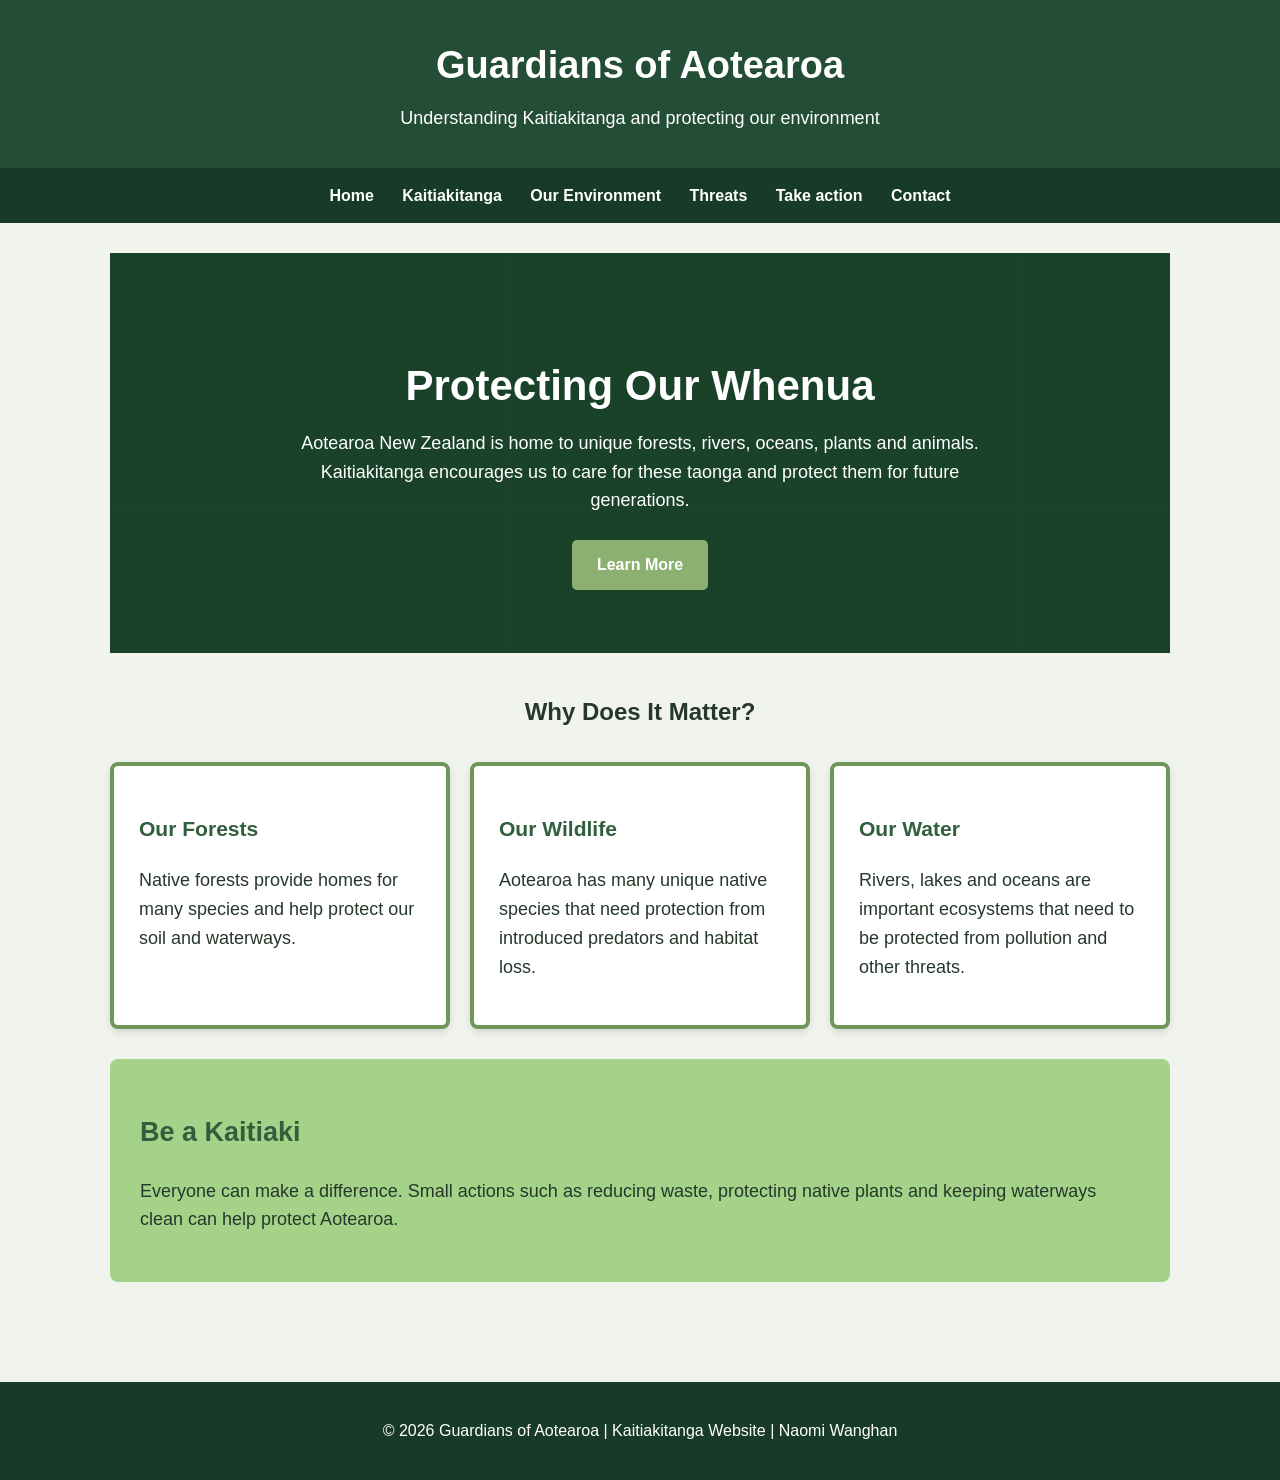
<file: index.html>
<!DOCTYPE html>
<html lang="en">
<head>
    <meta charset="UTF-8">
    <meta name="viewport" content="width=device-width, initial-scale=1.0">
    <title>Guardians of Aotearoa | Home</title>
    <link rel="stylesheet" href="styles.css">
</head>
<body>
<header>
    <h1>Guardians of Aotearoa</h1>
    <p>Understanding Kaitiakitanga and protecting our environment</p>
</header>  
<nav>
    <a href="index.html">Home</a>
    <a href="kaitiakitanga.html">Kaitiakitanga</a>
    <a href="environment.html">Our Environment</a>
    <a href="threats.html">Threats</a>
    <a href="action.html">Take action</a>
    <a href="contact.html">Contact</a>
</nav>
<main>
    <section class="hero">
        <div>
            <h2>Protecting Our Whenua</h2>
            <p>
                Aotearoa New Zealand is home to unique forests, rivers,
                oceans, plants and animals. Kaitiakitanga encourages us
                to care for these taonga and protect them for future generations.
            </p>
            <a class="button" href="kaitiakitanga.html">Learn More</a>
        </div>
    </section>
    <h2 class="section-title">Why Does It Matter?</h2>

        <section class="cards">

            <div class="card">
                <h3>Our Forests</h3>
                <p>
                    Native forests provide homes for many species and help
                    protect our soil and waterways.
                </p>
            </div>

            <div class="card">
                <h3>Our Wildlife</h3>
                <p>
                    Aotearoa has many unique native species that need
                    protection from introduced predators and habitat loss.
                </p>
            </div>

            <div class="card">
                <h3>Our Water</h3>
                <p>
                    Rivers, lakes and oceans are important ecosystems that
                    need to be protected from pollution and other threats.
                </p>
            </div>

        </section>

        <section class="highlight">
            <h2>Be a Kaitiaki</h2>
            <p>
                Everyone can make a difference. Small actions such as
                reducing waste, protecting native plants and keeping
                waterways clean can help protect Aotearoa.
            </p>
        </section>
</main>        
<footer>
    <p>© 2026 Guardians of Aotearoa | Kaitiakitanga Website | Naomi Wanghan</p>
</footer>

</body>
</html>
</file>
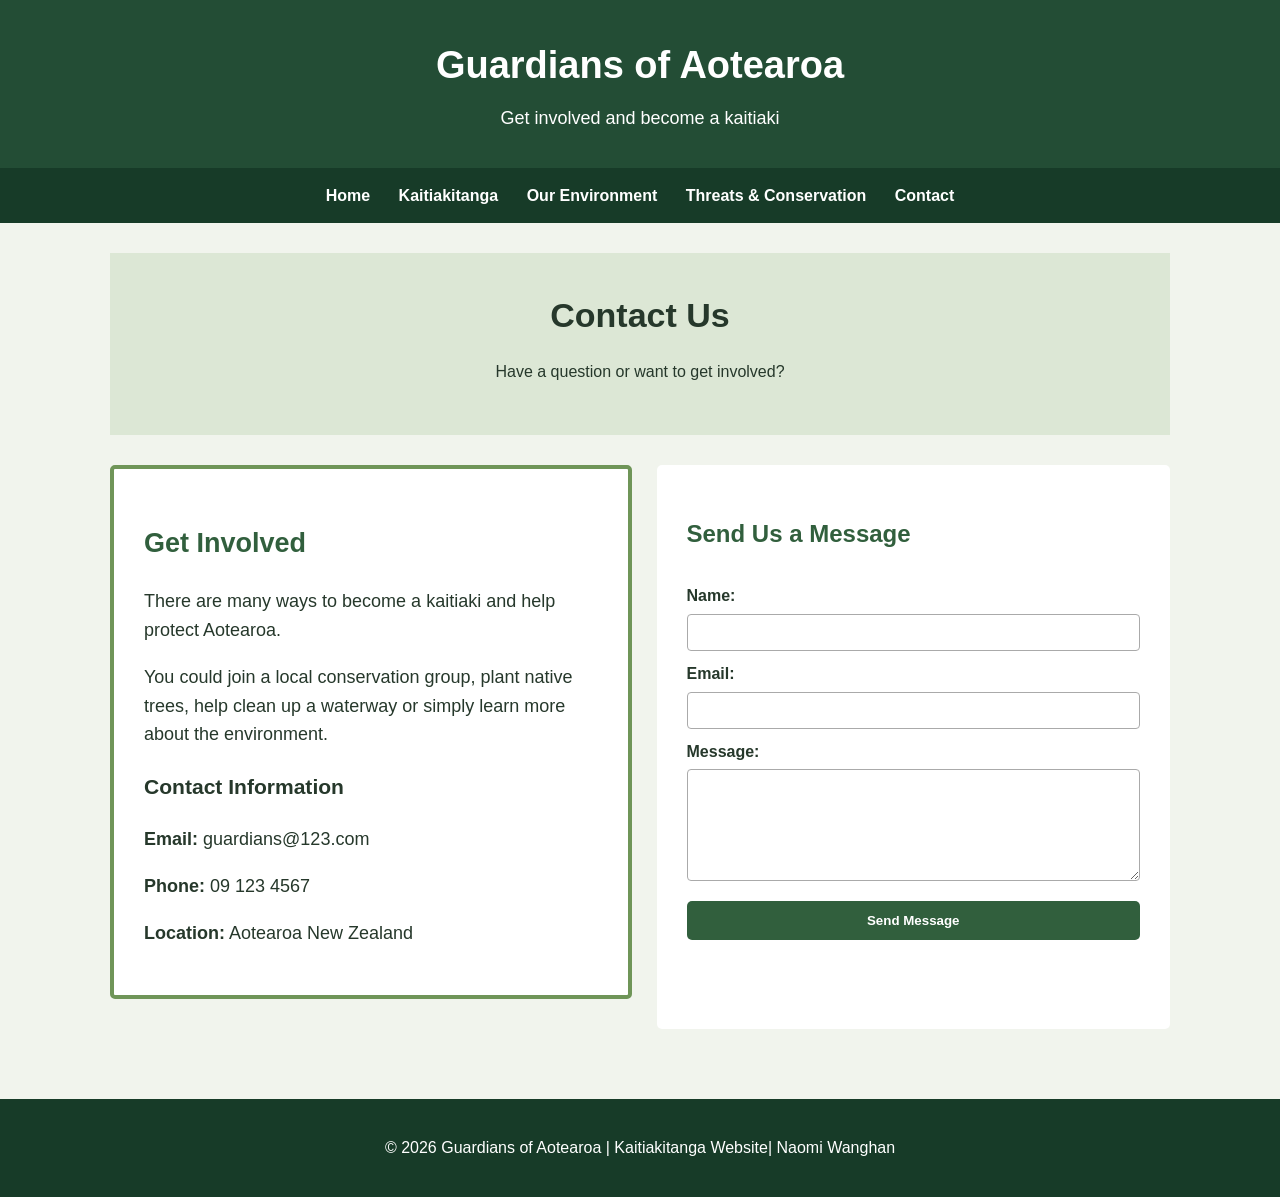
<file: contact.html>
<!DOCTYPE html>
<html lang="en">
<head>
    <meta charset="UTF-8">
    <meta name="viewport" content="width=device-width, initial-scale=1.0">
    <title>Contact | Guardians of Aotearoa</title>
    <link rel="stylesheet" href="styles.css">
</head>

<body>

    <header>
        <h1>Guardians of Aotearoa</h1>
        <p>Get involved and become a kaitiaki</p>
    </header>

    <nav>
        <a href="index.html">Home</a>
        <a href="kaitiakitanga.html">Kaitiakitanga</a>
        <a href="environment.html">Our Environment</a>
        <a href="threats.html">Threats & Conservation</a>
        <a href="contact.html">Contact</a>
    </nav>

    <main>

        <section class="page-heading">
            <h2>Contact Us</h2>
            <p>Have a question or want to get involved?</p>
        </section>

        <section class="contact-container">

            <div class="content-box">
                <h2>Get Involved</h2>

                <p>
                    There are many ways to become a kaitiaki and help
                    protect Aotearoa.
                </p>

                <p>
                    You could join a local conservation group, plant
                    native trees, help clean up a waterway or simply
                    learn more about the environment.
                </p>

                <h3>Contact Information</h3>

                <p><strong>Email:</strong> guardians@123.com</p>
                <p><strong>Phone:</strong> 09 123 4567</p>
                <p><strong>Location:</strong> Aotearoa New Zealand</p>
            </div>

            <div class="form-box">

                <h2>Send Us a Message</h2>

                <form>

                    <label for="name">Name:</label>
                    <input type="text" id="name" name="name">

                    <label for="email">Email:</label>
                    <input type="email" id="email" name="email">

                    <label for="message">Message:</label>
                    <textarea id="message" name="message" rows="6"></textarea>

                    <button type="submit">Send Message</button>

                </form>

            </div>

        </section>

    </main>

    <footer>
        <p>© 2026 Guardians of Aotearoa | Kaitiakitanga Website| Naomi Wanghan</p>
    </footer>

</body>
</html>
</file>
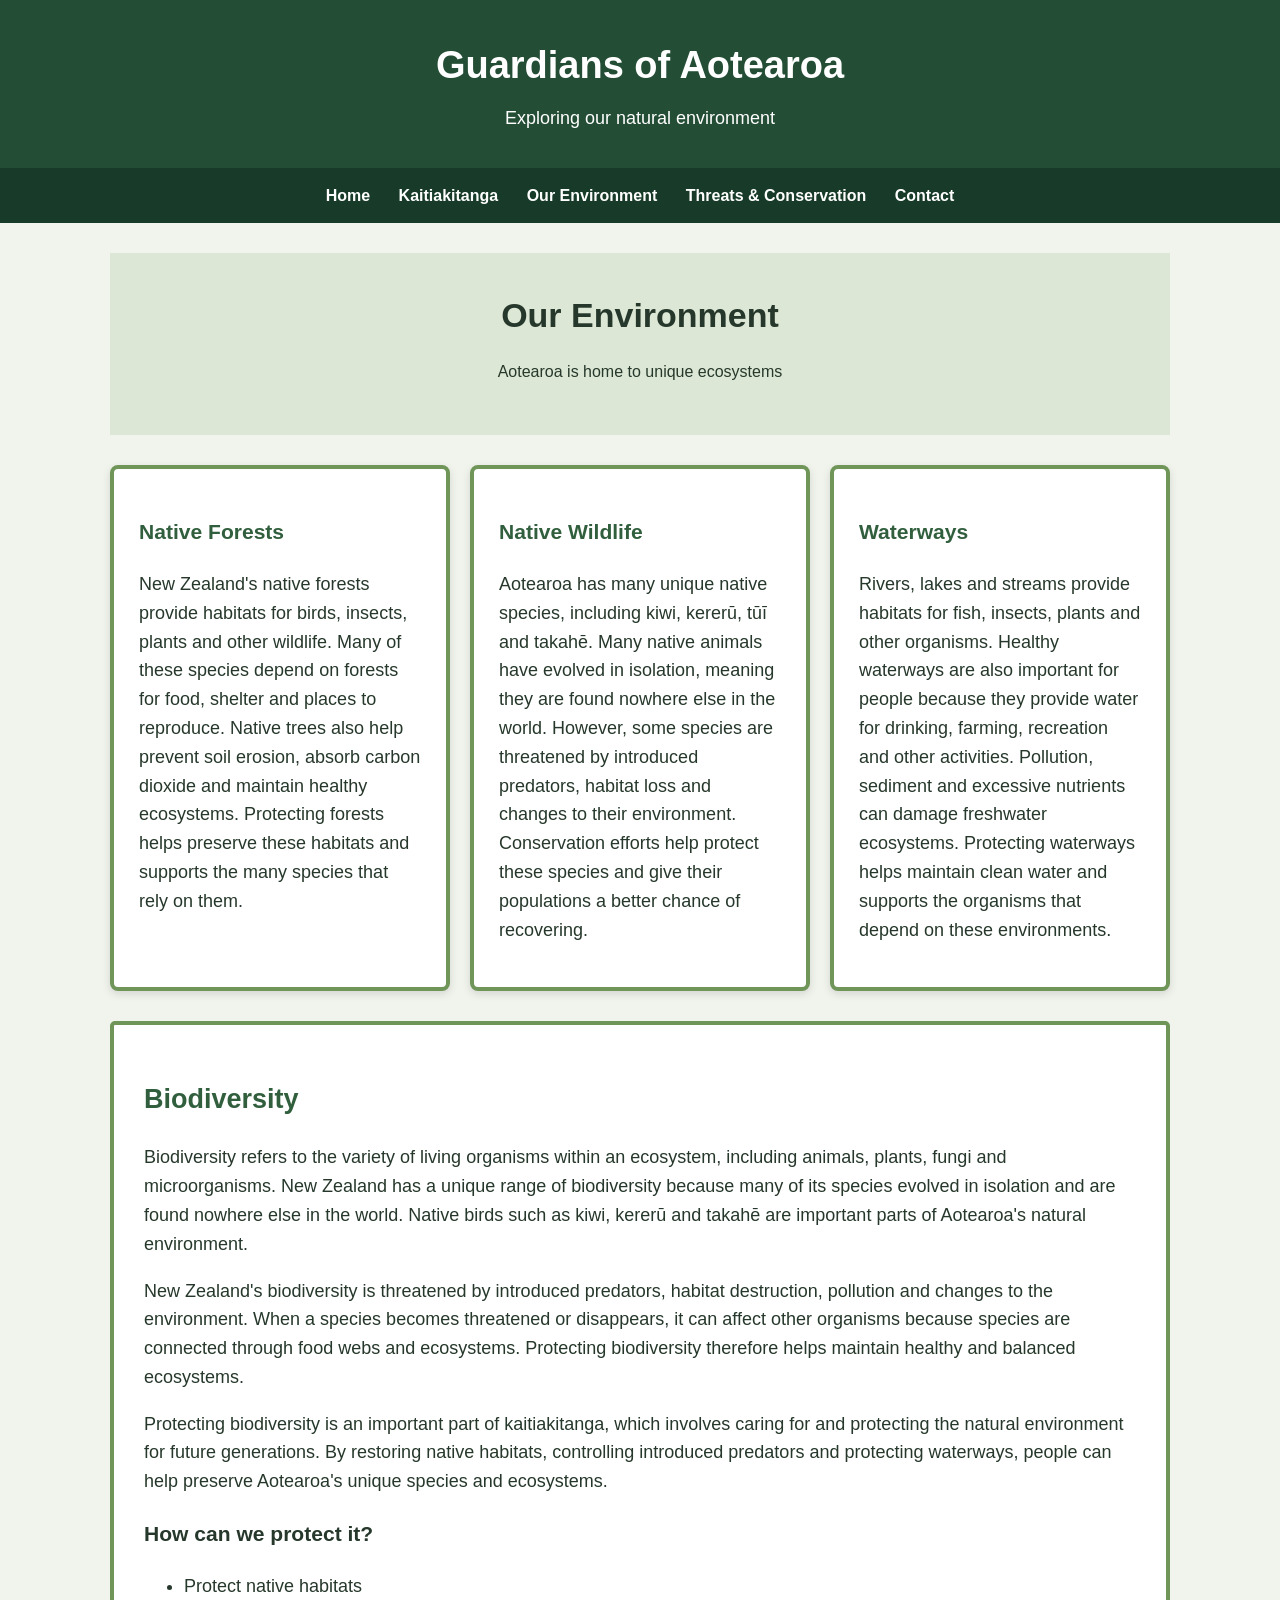
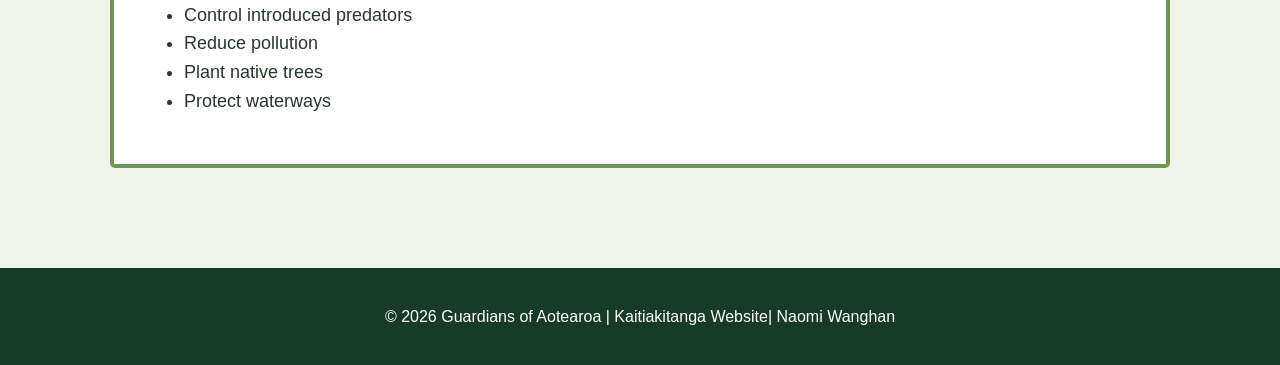
<file: environment.html>
<!DOCTYPE html>
<html lang="en">
<head>
    <meta charset="UTF-8">
    <meta name="viewport" content="width=device-width, initial-scale=1.0">
    <title>Our Environment | Guardians of Aotearoa</title>
    <link rel="stylesheet" href="styles.css">
</head>

<body>

    <header>
        <h1>Guardians of Aotearoa</h1>
        <p>Exploring our natural environment</p>
    </header>

    <nav>
        <a href="index.html">Home</a>
        <a href="kaitiakitanga.html">Kaitiakitanga</a>
        <a href="environment.html">Our Environment</a>
        <a href="threats.html">Threats & Conservation</a>
        <a href="contact.html">Contact</a>
    </nav>

    <main>

        <section class="page-heading">
            <h2>Our Environment</h2>
            <p>Aotearoa is home to unique ecosystems</p>
        </section>

        <section class="cards">

            <div class="card">
                <h3>Native Forests</h3>
                <p>
                    New Zealand's native forests provide habitats for birds, insects,
                    plants and other wildlife. Many of these species depend on forests
                    for food, shelter and places to reproduce. Native trees also help
                    prevent soil erosion, absorb carbon dioxide and maintain healthy
                    ecosystems. Protecting forests helps preserve these habitats and
                    supports the many species that rely on them.
                </p>
            </div>

            <div class="card">
                <h3>Native Wildlife</h3>
                <p>
                    Aotearoa has many unique native species, including kiwi, kererū,
                    tūī and takahē. Many native animals have evolved in isolation,
                    meaning they are found nowhere else in the world. However, some
                    species are threatened by introduced predators, habitat loss and
                    changes to their environment. Conservation efforts help protect
                    these species and give their populations a better chance of
                    recovering.
                </p>
            </div>

            <div class="card">
                <h3>Waterways</h3>
                <p>
                    Rivers, lakes and streams provide habitats for fish, insects,
                    plants and other organisms. Healthy waterways are also important
                    for people because they provide water for drinking, farming,
                    recreation and other activities. Pollution, sediment and
                    excessive nutrients can damage freshwater ecosystems. Protecting
                    waterways helps maintain clean water and supports the organisms
                    that depend on these environments.
                </p>
            </div>

        </section>

        <section class="content-box">
            <h2>Biodiversity</h2>

            <p>
                Biodiversity refers to the variety of living organisms within an
                ecosystem, including animals, plants, fungi and microorganisms.
                New Zealand has a unique range of biodiversity because many of
                its species evolved in isolation and are found nowhere else in
                the world. Native birds such as kiwi, kererū and takahē are
                important parts of Aotearoa's natural environment.
            </p>
            <p>
                New Zealand's biodiversity is threatened by introduced predators,
                habitat destruction, pollution and changes to the environment.
                When a species becomes threatened or disappears, it can affect
                other organisms because species are connected through food webs
                and ecosystems. Protecting biodiversity therefore helps maintain
                healthy and balanced ecosystems.
            </p>


            <p>
                Protecting biodiversity is an important part of kaitiakitanga,
                which involves caring for and protecting the natural environment
                for future generations. By restoring native habitats, controlling
                introduced predators and protecting waterways, people can help
                preserve Aotearoa's unique species and ecosystems.
            </p>

            <h3>How can we protect it?</h3>

            <ul>
                <li>Protect native habitats</li>
                <li>Control introduced predators</li>
                <li>Reduce pollution</li>
                <li>Plant native trees</li>
                <li>Protect waterways</li>
            </ul>

        </section>

    </main>

    <footer>
        <p>© 2026 Guardians of Aotearoa | Kaitiakitanga Website| Naomi Wanghan</p>
    </footer>

</body>
</html>
</file>
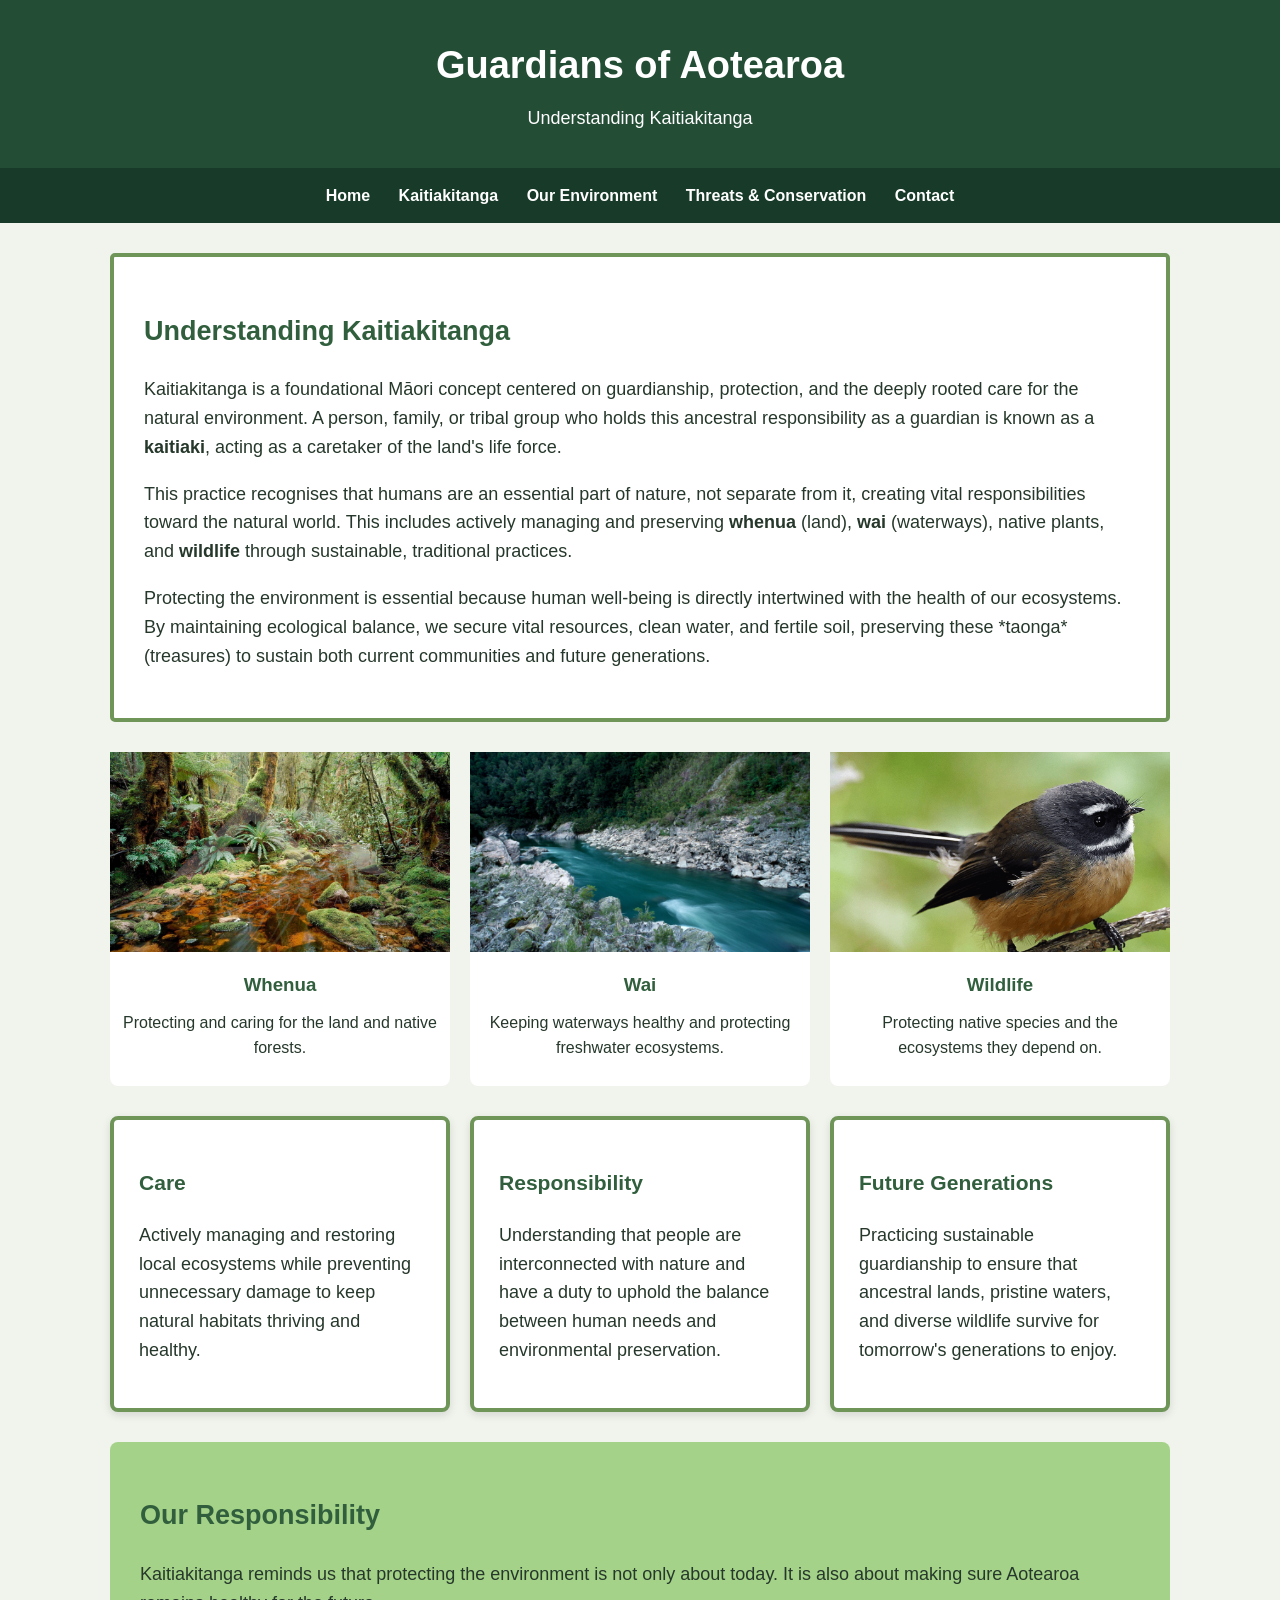
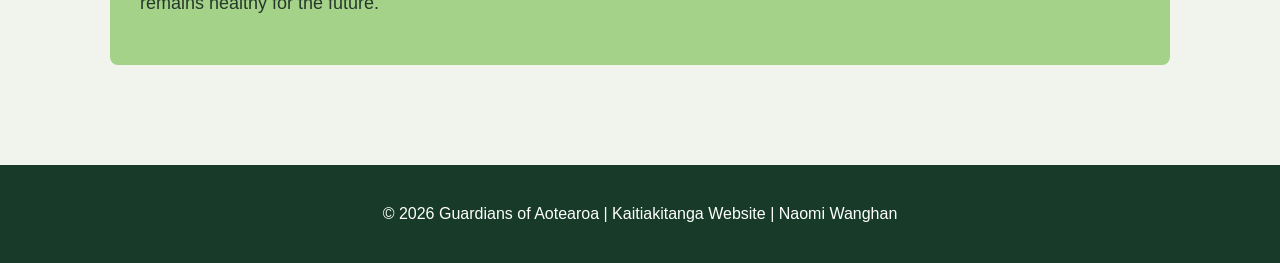
<file: kaitiakitanga.html>
<!DOCTYPE html>
<html lang="en">
<head>
    <meta charset="UTF-8">
    <meta name="viewport" content="width=device-width, initial-scale=1.0">
    <title>Kaitiakitanga | Guardians of Aotearoa</title>
    <link rel="stylesheet" href="styles.css">
</head>

<body>

    <header>
        <h1>Guardians of Aotearoa</h1>
        <p>Understanding Kaitiakitanga</p>
    </header>

    <nav>
        <a href="index.html">Home</a>
        <a href="kaitiakitanga.html">Kaitiakitanga</a>
        <a href="environment.html">Our Environment</a>
        <a href="threats.html">Threats & Conservation</a>
        <a href="contact.html">Contact</a>
    </nav>

    <main>
        <section class="content-box">
            <h2>Understanding Kaitiakitanga</h2>

            <p>
                Kaitiakitanga is a foundational Māori concept centered on guardianship, 
                protection, and the deeply rooted care for the natural environment. A person, 
                family, or tribal group who holds this ancestral responsibility as a guardian is 
                known as a <b>kaitiaki</b>, acting as a caretaker of the land's life force.
            </p>

            <p>
               This practice recognises that humans are an essential part of nature, not separate 
                from it, creating vital responsibilities toward the natural world. This includes 
                actively managing and preserving <b>whenua</b> (land), <b>wai</b> (waterways), 
                native plants, and <b>wildlife</b> through sustainable, traditional practices.
            </p>

            <p>
                Protecting the environment is essential because human well-being is directly 
                intertwined with the health of our ecosystems. By maintaining ecological balance, 
                we secure vital resources, clean water, and fertile soil, preserving these 
                *taonga* (treasures) to sustain both current communities and future generations.
            </p>
        </section>

        <section class="photo-section">

            <div class="photo-card">
              <img src=".vscode/river.jpg" alt="Native New Zealand forest">
              <h3>Whenua</h3>
              <p>Protecting and caring for the land and native forests.</p>
            </div>
            <div class="photo-card">
              <img src=".vscode/forest.jpg" alt="New Zealand river surrounded by native vegetation">
              <h3>Wai</h3>
              <p>Keeping waterways healthy and protecting freshwater ecosystems.</p>
            </div>
            <div class="photo-card">
              <img src=".vscode/bird.PNG" alt="Native New Zealand bird">
              <h3>Wildlife</h3>
              <p>Protecting native species and the ecosystems they depend on.</p>
            </div>
</section>

        <section class="cards">

            <div class="card">
                <h3>Care</h3>
                <p>
                    Actively managing and restoring local ecosystems while preventing 
                    unnecessary damage to keep natural habitats thriving and healthy.
                </p>
            </div>

            <div class="card">
                <h3> Responsibility</h3>
                <p>
                    Understanding that people are interconnected with nature and have a duty to 
                    uphold the balance between human needs and environmental preservation.
                </p>
            </div>

            <div class="card">
                <h3> Future Generations</h3>
                <p>
                    Practicing sustainable guardianship to ensure that ancestral lands, pristine waters, 
                    and diverse wildlife survive for tomorrow's generations to enjoy.
                </p>
            </div>

        </section>

        <section class="highlight">
            <h2>Our Responsibility</h2>
            <p>
                Kaitiakitanga reminds us that protecting the environment
                is not only about today. It is also about making sure
                Aotearoa remains healthy for the future.
            </p>
        </section>

    </main>

    <footer>
        <p>© 2026 Guardians of Aotearoa | Kaitiakitanga Website | Naomi Wanghan</p>
    </footer>

</body>
</html>
</file>
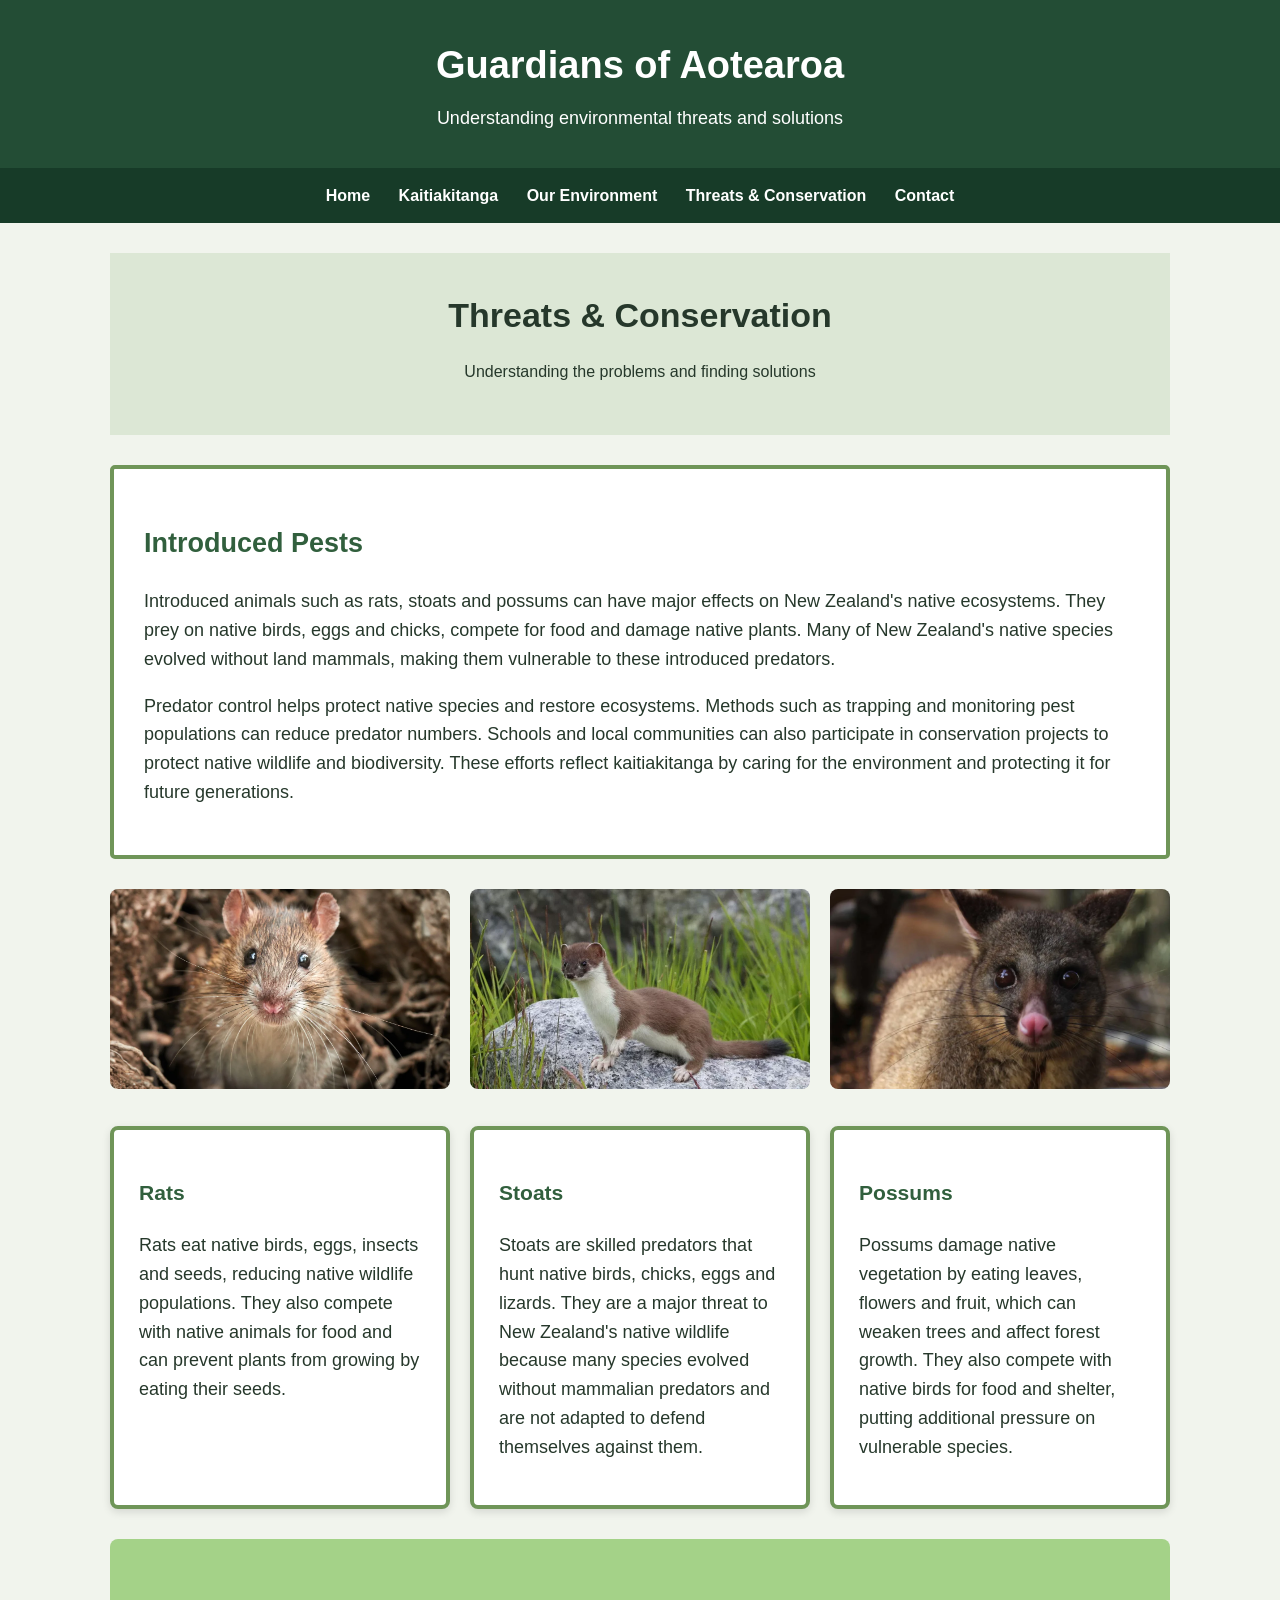
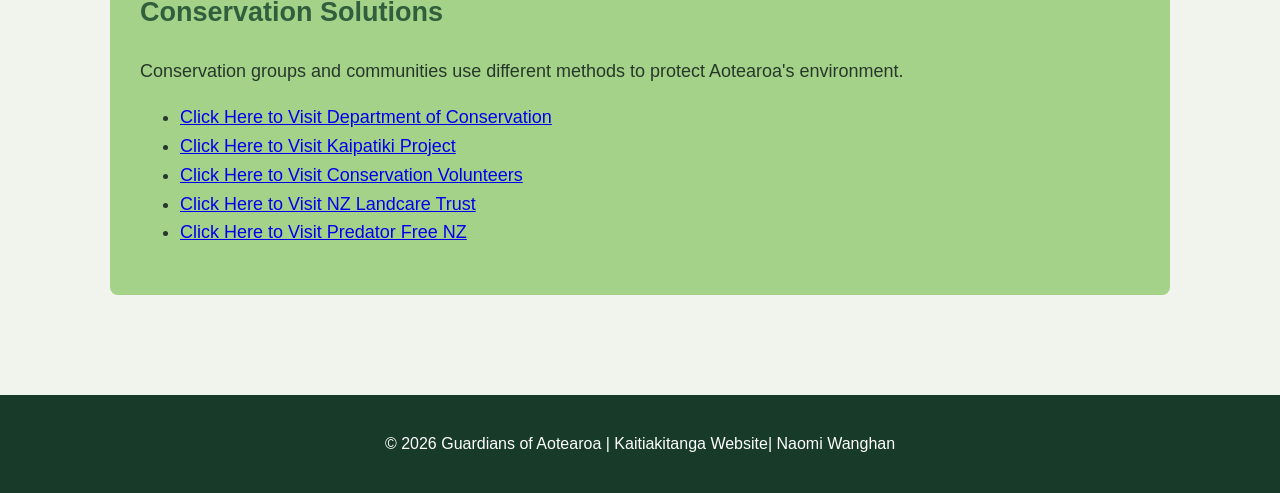
<file: threats.html>
<!DOCTYPE html>
<html lang="en">
<head>
    <meta charset="UTF-8">
    <meta name="viewport" content="width=device-width, initial-scale=1.0">
    <title>Threats & Conservation | Guardians of Aotearoa</title>
    <link rel="stylesheet" href="styles.css">
</head>

<body>

    <header>
        <h1>Guardians of Aotearoa</h1>
        <p>Understanding environmental threats and solutions</p>
    </header>

    <nav>
        <a href="index.html">Home</a>
        <a href="kaitiakitanga.html">Kaitiakitanga</a>
        <a href="environment.html">Our Environment</a>
        <a href="threats.html">Threats & Conservation</a>
        <a href="contact.html">Contact</a>
    </nav>

    <main>

        <section class="page-heading">
            <h2>Threats & Conservation</h2>
            <p>Understanding the problems and finding solutions</p>
        </section>

        <section class="content-box">
            <h2>Introduced Pests</h2>

            <p>
                Introduced animals such as rats, stoats and possums can have major 
                effects on New Zealand's native ecosystems. They prey on native 
                birds, eggs and chicks, compete for food and damage native plants. 
                Many of New Zealand's native species evolved without land mammals, 
                making them vulnerable to these introduced predators.
            </p>

            <p>
                Predator control helps protect native species and restore ecosystems. 
                Methods such as trapping and monitoring pest populations can reduce 
                predator numbers. Schools and local communities can also participate 
                in conservation projects to protect native wildlife and biodiversity. 
                These efforts reflect kaitiakitanga by caring for the environment 
                and protecting it for future generations.
            </p>
        </section>
        
    <div class="animal-photos">

        <div class="animal-photo">
            <img src=".vscode/rat.jpg" alt="Rat, an introduced pest in New Zealand">
        </div>

        <div class="animal-photo">
            <img src=".vscode/stoat.jpg" alt="Stoat, a predator of native wildlife">
        </div>

        <div class="animal-photo">
            <img src=".vscode/possum.jpg" alt="Brushtail possum in New Zealand">
        </div>

    </div>

        <section class="cards">

            <div class="card">
                <h3>Rats</h3>
                <p>
                    Rats eat native birds, eggs, insects and seeds, reducing native 
                    wildlife populations. They also compete with native animals for 
                    food and can prevent plants from growing by eating their seeds.
                </p>
            </div>

            <div class="card">
                <h3>Stoats</h3>
                <p>
                    Stoats are skilled predators that hunt native birds, chicks, eggs 
                    and lizards. They are a major threat to New Zealand's native 
                    wildlife because many species evolved without mammalian predators 
                    and are not adapted to defend themselves against them.
                </p>
            </div>

            <div class="card">
                <h3>Possums</h3>
                <p>
                    Possums damage native vegetation by eating leaves, flowers and 
                    fruit, which can weaken trees and affect forest growth. They also 
                    compete with native birds for food and shelter, putting additional 
                    pressure on vulnerable species.
                </p>
            </div>

        </section>

        <section class="highlight">
            <h2>Conservation Solutions</h2>

            <p>
                Conservation groups and communities use different methods
                to protect Aotearoa's environment. 

            <ul>
                <li><a href="https://www.doc.govt.nz/">Click Here to Visit Department of Conservation</a></li>
                <li><a href="https://kaipatiki.org.nz/">Click Here to Visit Kaipatiki Project</a></li>
                <li><a href="https://conservationvolunteers.co.nz/">Click Here to Visit Conservation Volunteers </a></li>
                <li><a href="https://landcare.org.nz/">Click Here to Visit NZ Landcare Trust</a></li>
                <li><a href="https://predatorfreenz.org/">Click Here to Visit Predator Free NZ</a></li>
            </ul>
        </section>

    </main>

    <footer>
        <p>© 2026 Guardians of Aotearoa | Kaitiakitanga Website| Naomi Wanghan</p>
    </footer>

</body>
</html>
</file>
<file: styles.css>
/* GENERAL SETTINGS */

* {
    box-sizing: border-box;
}

body {
    margin: 0;
    font-family: Arial, sans-serif;
    background-color: #f1f4ed;
    color: #26382b;
    line-height: 1.6;
}



/* HEADER */

header {
    background-color: #234d35;
    color: white;
    text-align: center;
    padding: 35px 20px;
}

header h1 {
    margin: 0;
    font-size: 38px;
}

header p {
    margin: 8px 0 0;
    font-size: 18px;
}


/* NAVIGATION */

nav {
    background-color: #173b28;
    text-align: center;
    padding: 15px;
}

nav a {
    color: white;
    text-decoration: none;
    margin: 0 12px;
    font-weight: bold;
}

nav a:hover {
    color: #b9d99b;
}

/* MAIN */

main {
    max-width: 1100px;
    margin: auto;
    padding: 30px 20px;
}


/* HOME HERO */

.hero {
   background-image: linear-gradient(
        rgba(20, 60, 35, 0.65),
        rgba(20, 60, 35, 0.65)
    ),
    url(https://w0.peakpx.com/wallpaper/259/421/HD-wallpaper-mountain-landscape-sunset-mountain-lake-forest-mountains.jpg);

    background-color: #234d35;
    background-size: cover;
    background-position: center;

    min-height: 400px;

    display: flex;
    align-items: center;
    justify-content: center;

    text-align: center;
    color: white;

    padding: 40px;
}

.hero h2 {
    font-size: 42px;
    margin-bottom: 10px;
}

.hero p {
    max-width: 700px;
    margin: auto;
    font-size: 18px;
}
/* BUTTON */

.button {
    display: inline-block;
    margin-top: 25px;
    padding: 12px 25px;
    background-color: #8caf72;
    color: white;
    text-decoration: none;
    border-radius: 5px;
    font-weight: bold;
}

.button:hover {
    background-color: #6f9558;
}


/* PAGE HEADINGS */

.page-heading {
    text-align: center;
    background-color: #dce7d5;
    padding: 35px;
    margin-bottom: 30px;
}

.page-heading h2 {
    font-size: 34px;
    margin: 0;
}


/* SECTION TITLE */

.section-title {
    text-align: center;
    margin-top: 40px;
}


/* CARDS */

.cards {
    display: flex;
    gap: 20px;
    margin: 30px 0;
}

.card {
    background-color: white;
    padding: 25px;
    flex: 1;
    border-radius: 8px;
    box-shadow: 0 3px 8px rgba(0, 0, 0, 0.12);
    border: 4px solid #6f9558; 
    font-size: 18px;
}

.card h3 {
    color: #315f3d;
}


/* CONTENT BOX */

.content-box {
    background-color: white;
    padding: 30px;
    margin-bottom: 30px;
    border-radius: 5px;
    border: 4px solid #6f9558;
    font-size: 18px;
}

.content-box h2 {
    color: #315f3d;
}


/* HIGHLIGHT */

.highlight {
    background-color: #a4d288;
    padding: 30px;
    margin: 30px 0;
    border-radius: 8px; 
    font-size: 18px;
}

.highlight h2 {
    color: #315f3d;
}


/* CONTACT */

.contact-container {
    display: flex;
    gap: 25px;
}

.contact-container .content-box {
    flex: 1;
}

.form-box {
    flex: 1;
    background-color: white;
    padding: 30px;
    border-radius: 5px;
}

.form-box h2 {
    color: #315f3d;
}

form {
    display: flex;
    flex-direction: column;
}

label {
    margin-top: 10px;
    font-weight: bold;
}

input,
textarea {
    padding: 10px;
    margin-top: 5px;
    border: 1px solid #aaa;
    border-radius: 4px;
    font-family: Arial, sans-serif;
}

button {
    margin-top: 20px;
    padding: 12px;
    background-color: #315f3d;
    color: white;
    border: none;
    border-radius: 5px;
    cursor: pointer;
    font-weight: bold;
}

button:hover {
    background-color: #234d35;
}

/* PHOTO SECTION */

.photo-section {
    display: flex;
    gap: 20px;
    margin: 30px 0;
}

.photo-card {
    background-color: white;
    text-align: center;
    flex: 1;
    padding-bottom: 15px;
    border-radius: 8px;
}

.photo-card img {
    width: 100%;
    height: 200px;
    object-fit: cover;
}

.photo-card h3 {
    color: #315f3d;
    margin: 10px;
}

.photo-card p {
    margin: 10px;
}

/* FOOTER */

footer {
    background-color: #173b28;
    color: white;
    text-align: center;
    padding: 20px;
    margin-top: 40px;
}


/* ANIMAL PHOTOS */

.animal-photos {
    display: flex;
    gap: 20px;
    margin: 20px 0 30px;
}

.animal-photo {
    flex: 1;
}

.animal-photo img {
    width: 100%;
    height: 200px;
    object-fit: cover;
    border-radius: 8px;
}
</file>
